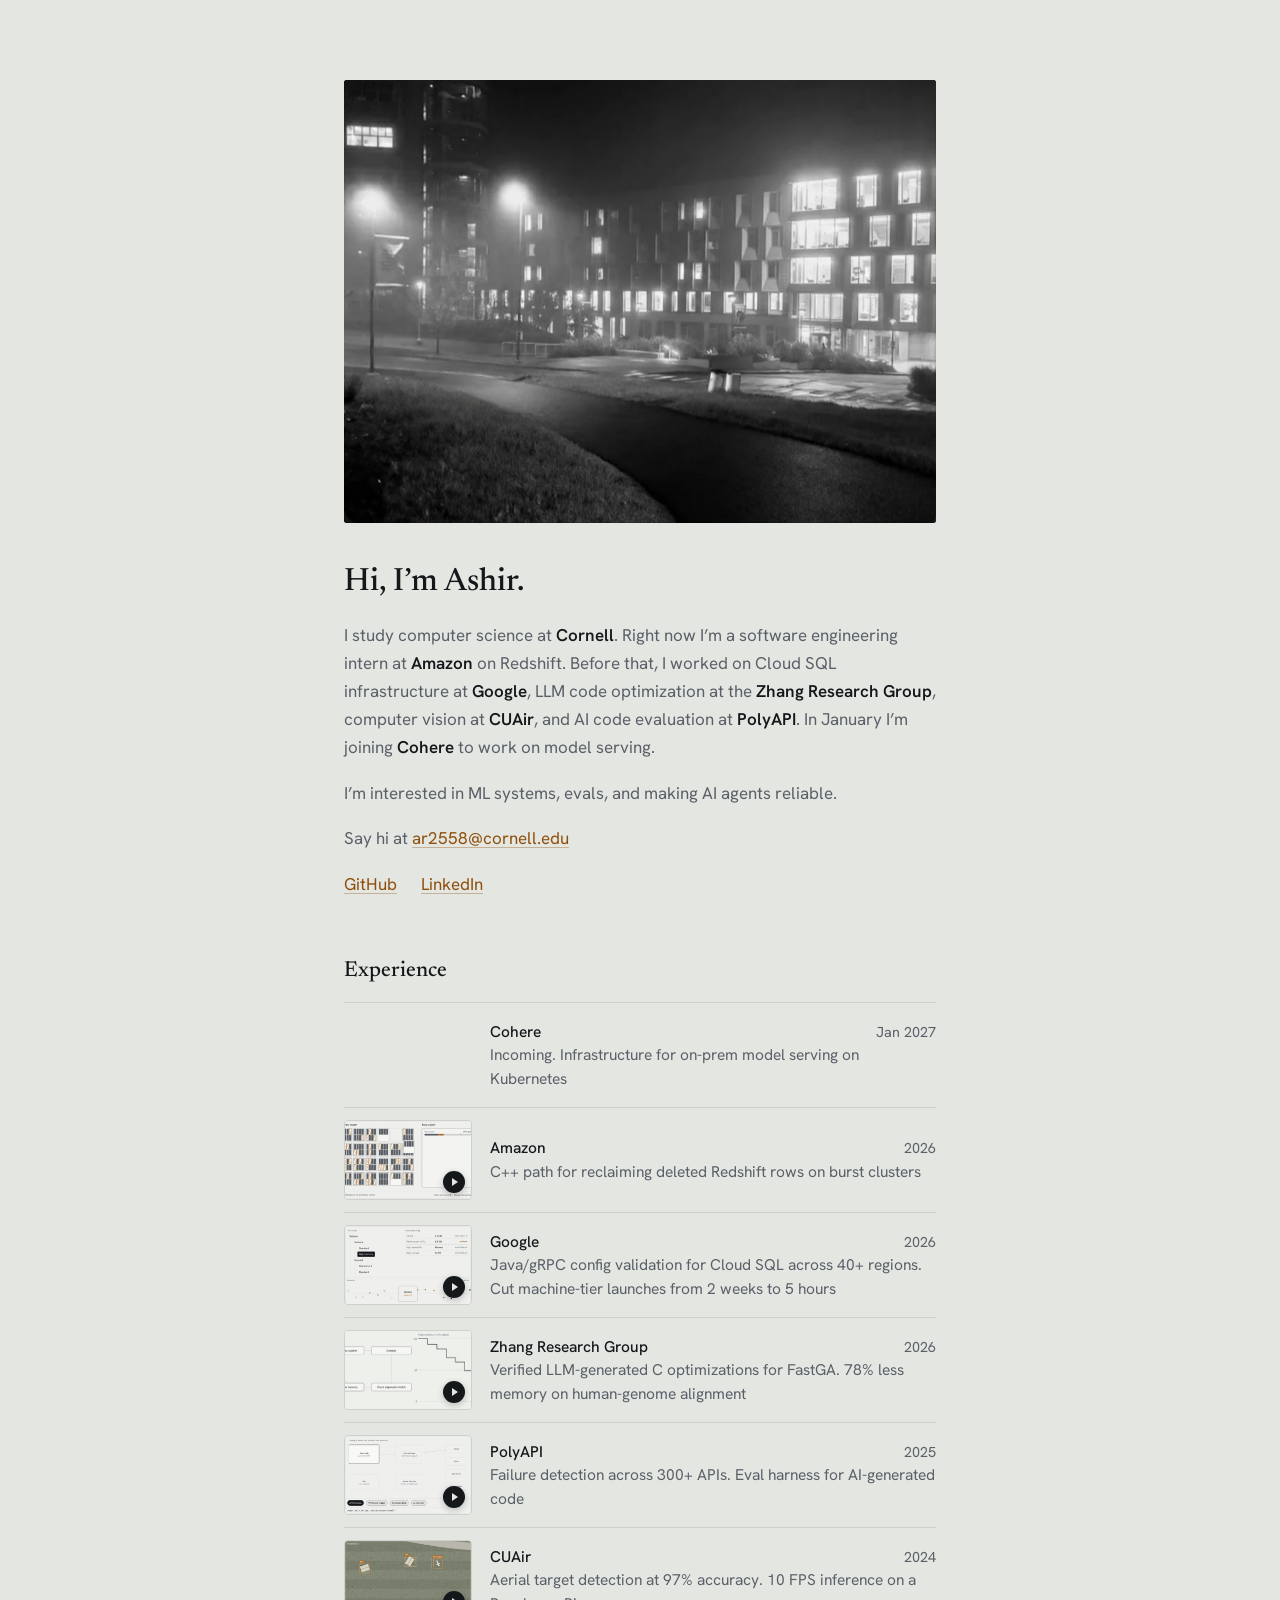
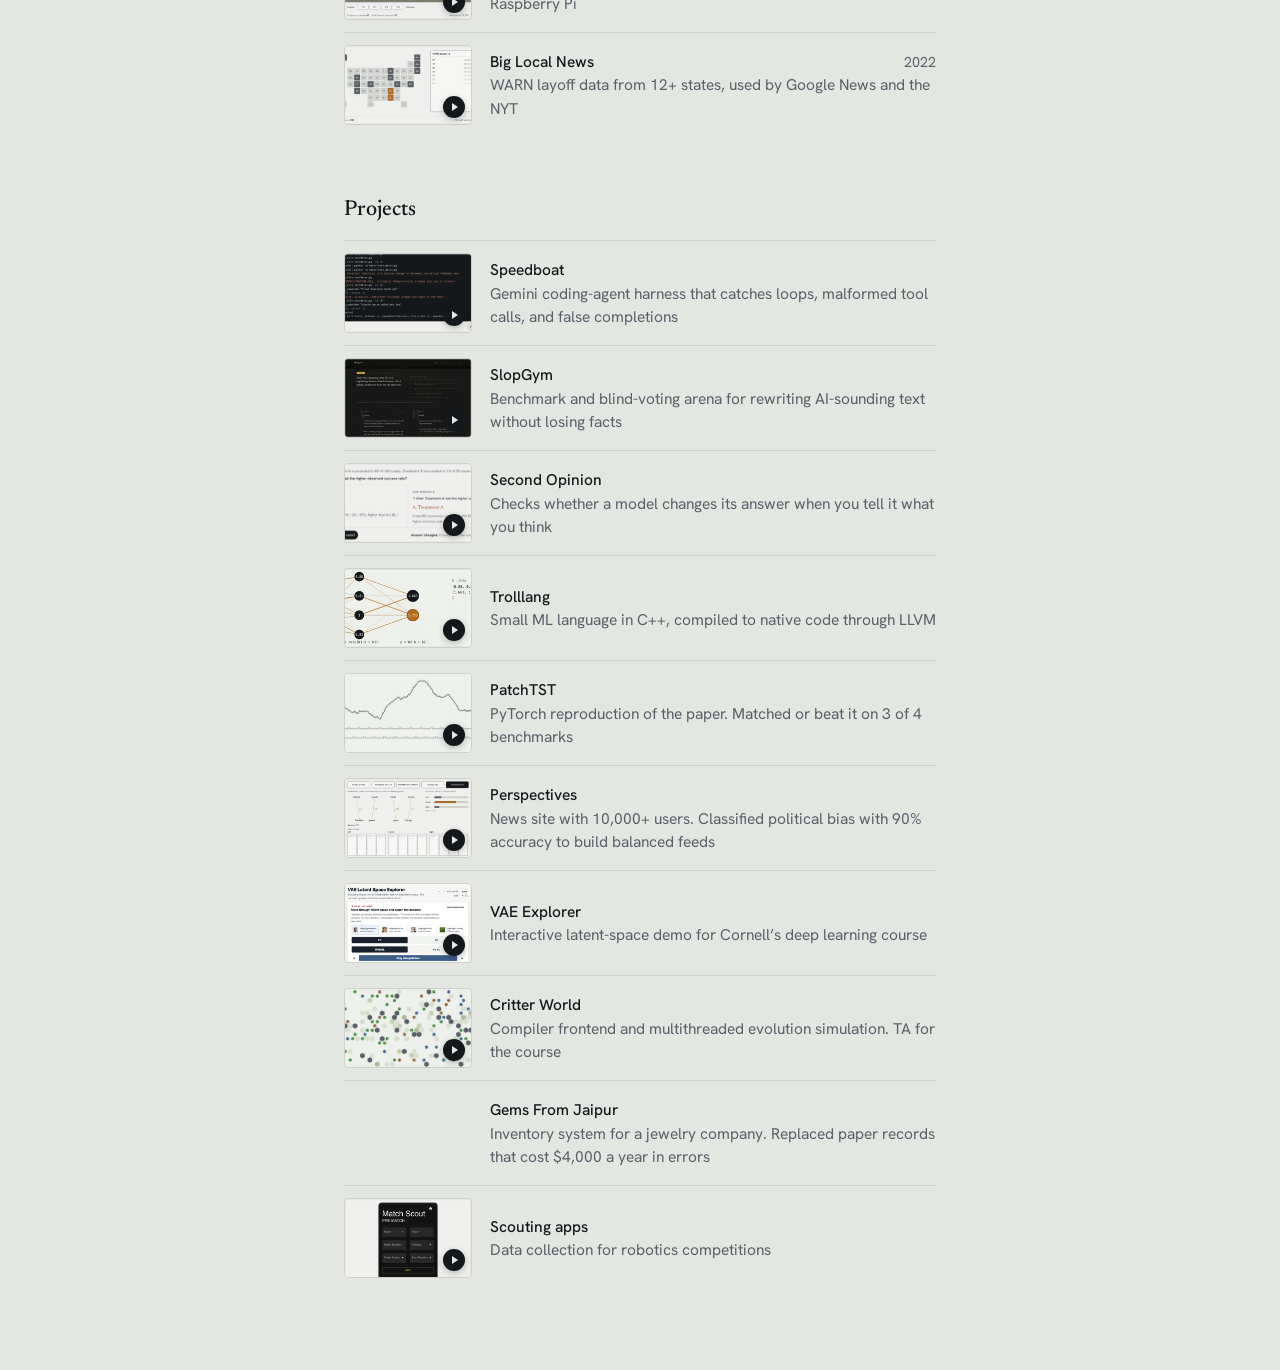
<file: index.html>
<!DOCTYPE html>
<html lang="en">

<head>
  <meta charset="UTF-8">
  <meta name="viewport" content="width=device-width, initial-scale=1.0">
  <title>Ashir Rao</title>
  <meta name="description" content="Ashir Rao, CS at Cornell. Previously Google Cloud SQL, now Amazon Redshift.">
  <link rel="icon"
    href="data:image/svg+xml,<svg xmlns='http://www.w3.org/2000/svg' viewBox='0 0 100 100'><rect width='100' height='100' rx='18' fill='%2315181B'/><text x='50' y='70' font-size='62' text-anchor='middle' fill='%23E4E6E2' font-family='Georgia,serif'>a</text></svg>">
  <link rel="preconnect" href="https://fonts.googleapis.com">
  <link rel="preconnect" href="https://fonts.gstatic.com" crossorigin>
  <link
    href="https://fonts.googleapis.com/css2?family=Hanken+Grotesk:wght@400;500;600&family=Newsreader:opsz,wght@6..72,400..500&display=swap"
    rel="stylesheet">
  <link rel="stylesheet" href="styles.css">
</head>

<body>
  <main class="page">

    <figure class="photo">
      <img src="im-1.png" width="824" height="616" alt="Cornell campus at night in fog.">
    </figure>

    <h1>Hi, I&rsquo;m Ashir.</h1>

    <p>
      I study computer science at <strong>Cornell</strong>. Right now I&rsquo;m a software engineering
      intern at <strong>Amazon</strong> on Redshift. Before that, I worked on Cloud SQL infrastructure at
      <strong>Google</strong>, LLM code optimization at the <strong>Zhang Research Group</strong>,
      computer vision at <strong>CUAir</strong>, and AI code evaluation at <strong>PolyAPI</strong>.
      In January I&rsquo;m joining <strong>Cohere</strong> to work on model serving.
    </p>

    <p>
      I&rsquo;m interested in ML systems, evals, and making AI agents reliable.
    </p>

    <p>
      Say hi at <a href="mailto:ar2558@cornell.edu">ar2558@cornell.edu</a>
    </p>

    <p class="links">
      <a href="https://github.com/Ash1R" target="_blank" rel="noopener">GitHub</a>
      <a href="https://www.linkedin.com/in/ashir-rao-82a66a225/" target="_blank" rel="noopener">LinkedIn</a>
    </p>

    <section aria-labelledby="exp-h">
      <h2 id="exp-h">Experience</h2>
      <ul class="rows">
        <li>
          <div class="row">
            <span class="row-thumb row-thumb-empty"></span>
            <span class="row-main">
              <span class="row-top"><span class="row-name">Cohere</span><span class="row-date">Jan 2027</span></span>
              <span class="row-desc">Incoming. Infrastructure for on-prem model serving on Kubernetes</span>
            </span>
          </div>
        </li>
        <li>
          <button class="row" data-demo="amazon">
            <span class="row-thumb"><img src="assets/thumbs/amazon.jpg" alt="" loading="lazy"></span>
            <span class="row-main">
              <span class="row-top"><span class="row-name">Amazon</span><span class="row-date">2026</span></span>
              <span class="row-desc">C++ path for reclaiming deleted Redshift rows on burst clusters</span>
            </span>
          </button>
        </li>
        <li>
          <button class="row" data-demo="google">
            <span class="row-thumb"><img src="assets/thumbs/google.jpg" alt="" loading="lazy"></span>
            <span class="row-main">
              <span class="row-top"><span class="row-name">Google</span><span class="row-date">2026</span></span>
              <span class="row-desc">Java/gRPC config validation for Cloud SQL across 40+ regions. Cut machine-tier
                launches from 2 weeks to 5 hours</span>
            </span>
          </button>
        </li>
        <li>
          <button class="row" data-demo="zhang">
            <span class="row-thumb"><img src="assets/thumbs/zhang.jpg" alt="" loading="lazy"></span>
            <span class="row-main">
              <span class="row-top"><span class="row-name">Zhang Research Group</span><span
                  class="row-date">2026</span></span>
              <span class="row-desc">Verified LLM-generated C optimizations for FastGA. 78% less memory on
                human-genome alignment</span>
            </span>
          </button>
        </li>
        <li>
          <button class="row" data-demo="polyapi">
            <span class="row-thumb"><img src="assets/thumbs/polyapi.jpg" alt="" loading="lazy"></span>
            <span class="row-main">
              <span class="row-top"><span class="row-name">PolyAPI</span><span class="row-date">2025</span></span>
              <span class="row-desc">Failure detection across 300+ APIs. Eval harness for AI-generated code</span>
            </span>
          </button>
        </li>
        <li>
          <button class="row" data-demo="cuair">
            <span class="row-thumb"><img src="assets/thumbs/cuair.jpg" alt="" loading="lazy"></span>
            <span class="row-main">
              <span class="row-top"><span class="row-name">CUAir</span><span class="row-date">2024</span></span>
              <span class="row-desc">Aerial target detection at 97% accuracy. 10 FPS inference on a Raspberry Pi</span>
            </span>
          </button>
        </li>
        <li>
          <button class="row" data-demo="bln">
            <span class="row-thumb"><img src="assets/thumbs/bln.jpg" alt="" loading="lazy"></span>
            <span class="row-main">
              <span class="row-top"><span class="row-name">Big Local News</span><span class="row-date">2022</span></span>
              <span class="row-desc">WARN layoff data from 12+ states, used by Google News and the NYT</span>
            </span>
          </button>
        </li>
      </ul>
    </section>

    <section aria-labelledby="proj-h">
      <h2 id="proj-h">Projects</h2>
      <ul class="rows">
        <li>
          <button class="row" data-demo="speedboat">
            <span class="row-thumb"><img src="assets/thumbs/speedboat.jpg" alt="" loading="lazy"></span>
            <span class="row-main">
              <span class="row-top"><span class="row-name">Speedboat</span></span>
              <span class="row-desc">Gemini coding-agent harness that catches loops, malformed tool calls, and false
                completions</span>
            </span>
          </button>
        </li>
        <li>
          <button class="row" data-demo="slopgym">
            <span class="row-thumb"><img src="assets/thumbs/slopgym.jpg" alt="" loading="lazy"></span>
            <span class="row-main">
              <span class="row-top"><span class="row-name">SlopGym</span></span>
              <span class="row-desc">Benchmark and blind-voting arena for rewriting AI-sounding text without losing
                facts</span>
            </span>
          </button>
        </li>
        <li>
          <button class="row" data-demo="secondopinion">
            <span class="row-thumb"><img src="assets/thumbs/secondopinion.jpg" alt="" loading="lazy"></span>
            <span class="row-main">
              <span class="row-top"><span class="row-name">Second Opinion</span></span>
              <span class="row-desc">Checks whether a model changes its answer when you tell it what you think</span>
            </span>
          </button>
        </li>
        <li>
          <button class="row" data-demo="trolllang">
            <span class="row-thumb"><img src="assets/thumbs/trolllang.jpg" alt="" loading="lazy"></span>
            <span class="row-main">
              <span class="row-top"><span class="row-name">Trolllang</span></span>
              <span class="row-desc">Small ML language in C++, compiled to native code through LLVM</span>
            </span>
          </button>
        </li>
        <li>
          <button class="row" data-demo="patchtst">
            <span class="row-thumb"><img src="assets/thumbs/patchtst.jpg" alt="" loading="lazy"></span>
            <span class="row-main">
              <span class="row-top"><span class="row-name">PatchTST</span></span>
              <span class="row-desc">PyTorch reproduction of the paper. Matched or beat it on 3 of 4 benchmarks</span>
            </span>
          </button>
        </li>
        <li>
          <button class="row" data-demo="perspectives">
            <span class="row-thumb"><img src="assets/thumbs/perspectives.jpg" alt="" loading="lazy"></span>
            <span class="row-main">
              <span class="row-top"><span class="row-name">Perspectives</span></span>
              <span class="row-desc">News site with 10,000+ users. Classified political bias with 90% accuracy to
                build balanced feeds</span>
            </span>
          </button>
        </li>
        <li>
          <button class="row" data-demo="vae">
            <span class="row-thumb"><img src="assets/thumbs/vae.jpg" alt="" loading="lazy"></span>
            <span class="row-main">
              <span class="row-top"><span class="row-name">VAE Explorer</span></span>
              <span class="row-desc">Interactive latent-space demo for Cornell&rsquo;s deep learning course</span>
            </span>
          </button>
        </li>
        <li>
          <button class="row" data-demo="critter">
            <span class="row-thumb"><img src="assets/thumbs/critter.jpg" alt="" loading="lazy"></span>
            <span class="row-main">
              <span class="row-top"><span class="row-name">Critter World</span></span>
              <span class="row-desc">Compiler frontend and multithreaded evolution simulation. TA for the course</span>
            </span>
          </button>
        </li>
        <li>
          <div class="row">
            <span class="row-thumb row-thumb-empty"></span>
            <span class="row-main">
              <span class="row-top"><span class="row-name">Gems From Jaipur</span></span>
              <span class="row-desc">Inventory system for a jewelry company. Replaced paper records that cost $4,000 a
                year in errors</span>
            </span>
          </div>
        </li>
        <li>
          <button class="row" data-demo="scouting">
            <span class="row-thumb"><img src="assets/thumbs/scouting.jpg" alt="" loading="lazy"></span>
            <span class="row-main">
              <span class="row-top"><span class="row-name">Scouting apps</span></span>
              <span class="row-desc">Data collection for robotics competitions</span>
            </span>
          </button>
        </li>
      </ul>
    </section>

  </main>

  <dialog id="demo" class="demo" aria-labelledby="demo-title">
    <div class="demo-head">
      <div>
        <h2 id="demo-title"></h2>
        <p class="demo-sub"></p>
      </div>
      <button class="demo-close" aria-label="Close">&times;</button>
    </div>
    <div class="demo-stage"></div>
    <p class="demo-sim">Simulation</p>
    <p class="demo-desc"></p>
    <p class="demo-links"></p>
  </dialog>

  <script src="demos.js"></script>
</body>

</html>
</file>
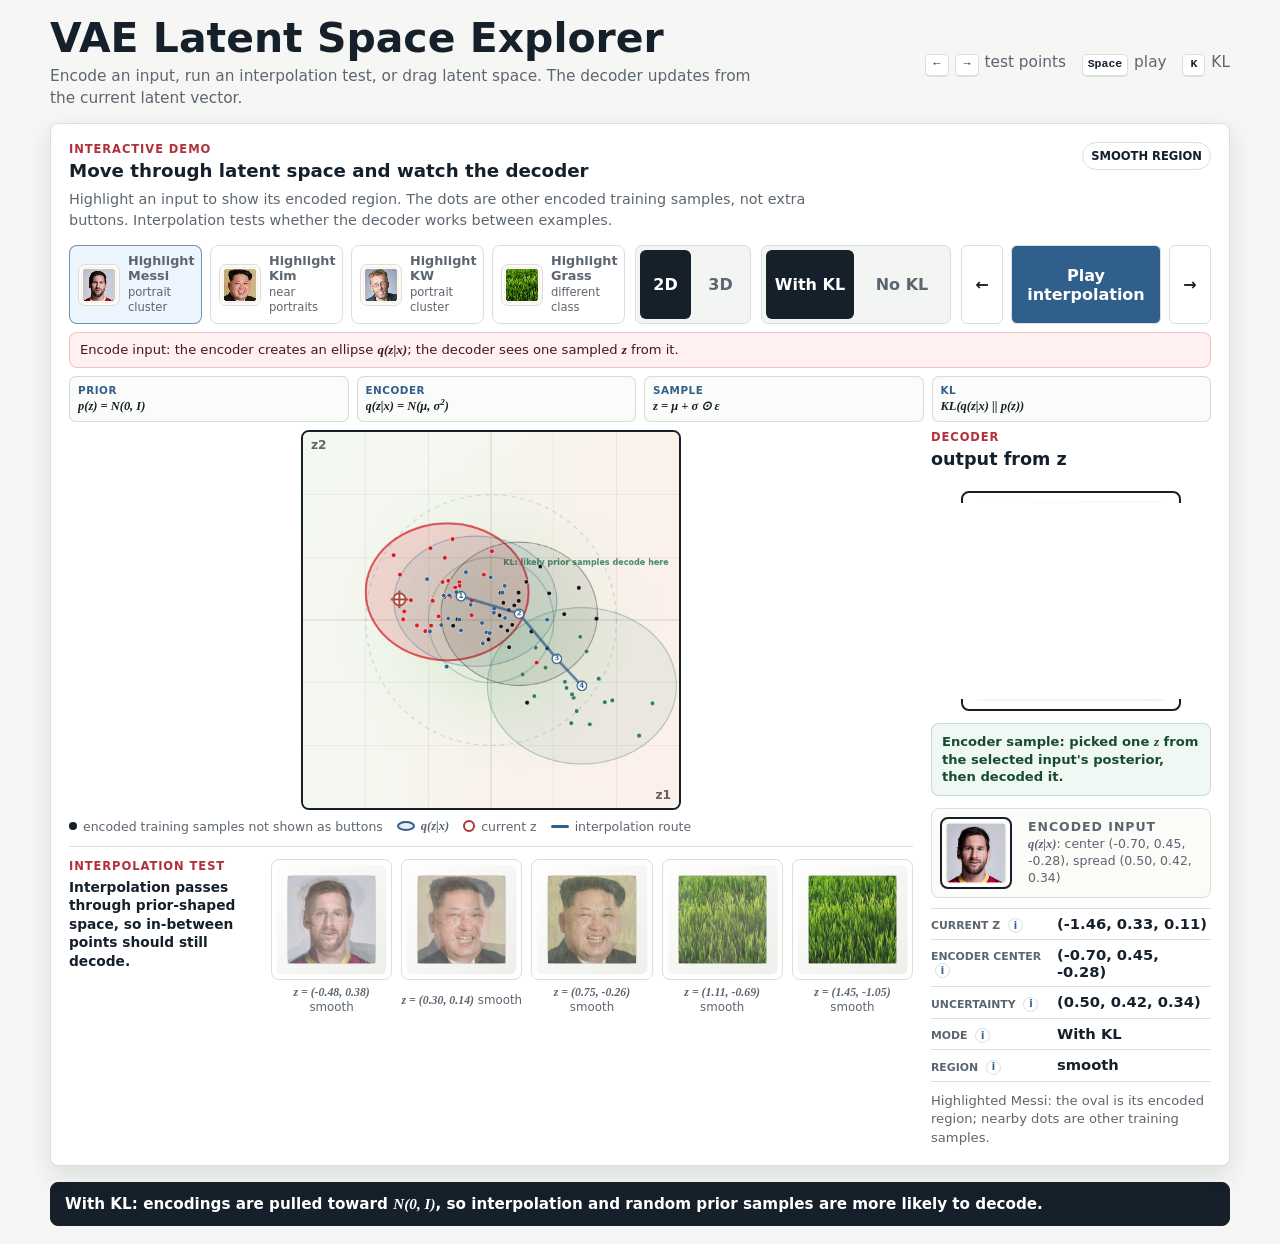
<file: demos/vae/index.html>
<!DOCTYPE html>
<html lang="en">
<head>
  <meta charset="UTF-8">
  <meta name="viewport" content="width=device-width, initial-scale=1.0">
  <title>VAE Latent Space Explorer</title>
  <link rel="stylesheet" href="style.css">
</head>
<body>
  <main class="app-shell">
    <header class="hero">
      <div>
        <h1>VAE Latent Space Explorer</h1>
        <p>Encode an input, run an interpolation test, or drag latent space. The decoder updates from the current latent vector.</p>
      </div>
      <p class="keyboard-hint"><kbd>←</kbd> <kbd>→</kbd> test points &nbsp; <kbd>Space</kbd> play &nbsp; <kbd>K</kbd> KL</p>
    </header>

    <section class="demo-flow" aria-label="Interactive VAE latent space demo">
      <section class="panel explore-panel">
        <div class="demo-head">
          <div>
            <p class="panel-label">Interactive demo</p>
            <h2>Move through latent space and watch the decoder</h2>
            <p class="section-note">Highlight an input to show its encoded region. The dots are other encoded training samples, not extra buttons. Interpolation tests whether the decoder works between examples.</p>
          </div>
          <span id="regionBadge" class="region-badge">smooth region</span>
        </div>

        <div class="experiment-controls">
          <div id="inputChoiceList" class="input-choice-list" aria-label="Input examples"></div>

          <div class="segmented-control compact-control" role="group" aria-label="Choose latent view dimension">
            <button id="view2dButton" class="mode-button active" type="button" aria-pressed="true">2D</button>
            <button id="view3dButton" class="mode-button" type="button" aria-pressed="false">3D</button>
          </div>

          <div class="segmented-control" role="group" aria-label="Choose latent space mode">
            <button id="withKlButton" class="mode-button active" type="button" aria-pressed="true">With KL</button>
            <button id="withoutKlButton" class="mode-button" type="button" aria-pressed="false">No KL</button>
          </div>

          <div class="path-controls" aria-label="Interpolation test">
            <button id="prevButton" class="icon-button" type="button" aria-label="Previous interpolation point">←</button>
            <button id="playButton" class="play-button" type="button">Play interpolation</button>
            <button id="nextButton" class="icon-button" type="button" aria-label="Next interpolation point">→</button>
          </div>
        </div>

        <p id="stepNote" class="try-hint">Interpolation is the test: move between known examples. With KL, the middle should still decode; without KL, the middle can become an unused gap.</p>

        <div class="equation-strip" aria-label="VAE equations">
          <span><strong>Prior</strong> <span class="math">p(z) = N(0, I)</span></span>
          <span><strong>Encoder</strong> <span class="math">q(z|x) = N(&mu;, &sigma;<sup>2</sup>)</span></span>
          <span><strong>Sample</strong> <span class="math">z = &mu; + &sigma; &odot; &epsilon;</span></span>
          <span><strong>KL</strong> <span class="math">KL(q(z|x) || p(z))</span></span>
        </div>

        <div class="explore-layout">
          <div class="latent-panel">
            <div class="panel-heading compact-heading">
              <div>
                <p class="panel-label">Latent view</p>
                <h3 id="latentViewTitle">z1 by z2</h3>
                <p id="latentViewHint" class="interaction-hint">Drag anywhere on the map. The decoder preview changes as <span class="math">z</span> moves.</p>
              </div>
            </div>
            <div class="canvas-wrap">
              <canvas id="latentCanvas" width="560" height="560" aria-label="2D latent space map"></canvas>
              <canvas id="latentCanvas3d" width="560" height="560" aria-hidden="true"></canvas>
              <div class="axis-label x-axis">z1</div>
              <div class="axis-label y-axis">z2</div>
              <div class="axis-label z-axis">z3</div>
            </div>
            <div class="map-note" aria-label="Legend">
              <span><span class="legend-dot"></span>encoded training samples not shown as buttons</span>
              <span><span class="legend-posterior"></span><span class="math">q(z|x)</span></span>
              <span><span class="legend-cursor"></span>current z</span>
              <span><span class="legend-path"></span>interpolation route</span>
            </div>
            <div class="path-strip" aria-label="Decoded samples along the interpolation route">
              <div>
                <p class="panel-label">Interpolation test</p>
                <p id="observationText" class="observation-text">These fixed points show whether the space between examples decodes smoothly or breaks.</p>
              </div>
              <div id="sampleStrip" class="sample-strip"></div>
            </div>
          </div>

          <aside class="preview-panel">
            <div class="panel-heading compact-heading">
              <div>
                <p class="panel-label">Decoder</p>
                <h3>output from z</h3>
              </div>
            </div>

            <div class="example-flow" aria-label="Selected input image and decoded output">
              <div class="sample-block">
                <canvas id="previewCanvas" width="260" height="260" aria-label="Decoded sample preview"></canvas>
                <div id="previewImageStack" class="preview-image-stack" aria-hidden="true"></div>
              </div>
              <p id="decodeStatus" class="decode-status">Sampled <span class="math">z</span>: the decoder receives one draw from <span class="math">q(z|x)</span>.</p>
              <div class="input-strip">
                <canvas id="inputCanvas" width="180" height="180" aria-label="Selected input image"></canvas>
                <div>
                  <p class="sample-label">encoded input</p>
                  <p id="selectedInputValue">encoded to current z</p>
                </div>
              </div>
            </div>

            <dl class="stats">
              <div>
                <dt>Current z <span class="stat-info" data-tip="The latent point currently being sent into the decoder. Dragging the map changes this." aria-label="The latent point currently being sent into the decoder. Dragging the map changes this.">i</span></dt>
                <dd id="zValue">(0.00, 0.00)</dd>
              </div>
              <div>
                <dt>Encoder center <span class="stat-info" data-tip="The center of the selected input's encoded distribution. Highlighting a different input moves this." aria-label="The center of the selected input's encoded distribution. Highlighting a different input moves this.">i</span></dt>
                <dd id="muValue">(0.00, 0.00)</dd>
              </div>
              <div>
                <dt>Uncertainty <span class="stat-info" data-tip="How spread out the selected input's encoded distribution is. Larger values mean a wider oval." aria-label="How spread out the selected input's encoded distribution is. Larger values mean a wider oval.">i</span></dt>
                <dd id="sigmaValue">(0.00, 0.00)</dd>
              </div>
              <div>
                <dt>Mode <span class="stat-info" data-tip="With KL pulls encodings toward a normal prior. No KL lets them become isolated islands." aria-label="With KL pulls encodings toward a normal prior. No KL lets them become isolated islands.">i</span></dt>
                <dd id="modeValue">With KL</dd>
              </div>
              <div>
                <dt>Region <span class="stat-info" data-tip="What kind of latent area the current point is in: smooth, island, transition, or gap." aria-label="What kind of latent area the current point is in: smooth, island, transition, or gap.">i</span></dt>
                <dd id="regionValue">smooth</dd>
              </div>
            </dl>

            <p id="pinnedText" class="pinned-text">Click the map to pin a latent vector.</p>
          </aside>
        </div>
      </section>
    </section>

    <footer class="takeaway-bar">
      <p id="takeawayText">With KL: the model learns posterior distributions near a normal prior, making prior samples more likely to decode cleanly.</p>
    </footer>
  </main>

  <script src="vendor/three-global.js"></script>
  <script src="script.js"></script>
</body>
</html>
</file>
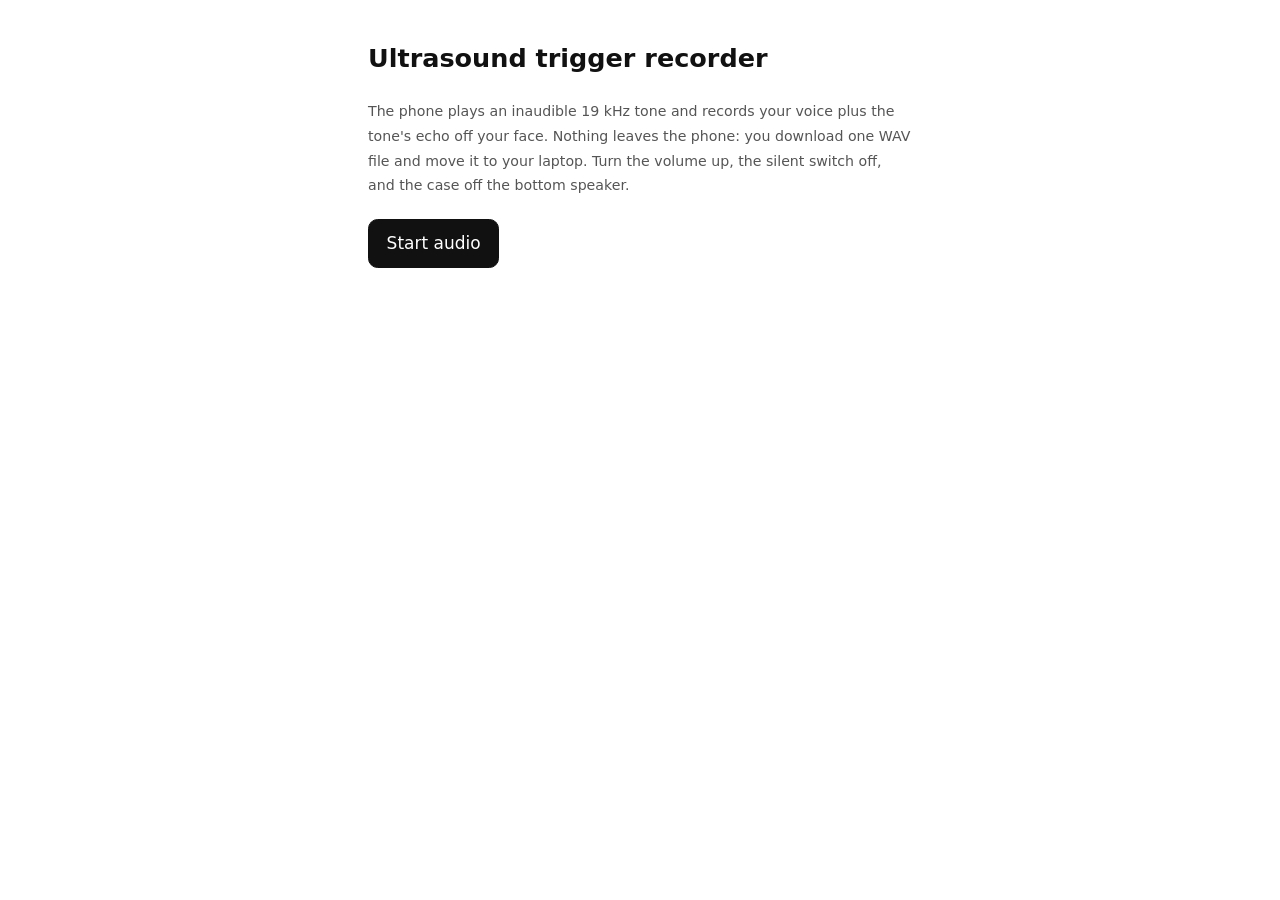
<file: demos/trigger/record.html>
<!doctype html>
<html lang="en">
<head>
<meta charset="utf-8">
<meta name="viewport" content="width=device-width, initial-scale=1">
<title>Ultrasound trigger recorder</title>
<style>
  body { font: 17px/1.45 -apple-system, system-ui, sans-serif; max-width: 34rem; margin: 0 auto; padding: 1.2rem; color: #111; }
  button { font: inherit; padding: .7rem 1.1rem; margin: .3rem .3rem .3rem 0; border-radius: .6rem; border: 1px solid #888; background: #f4f4f4; }
  button.go { background: #111; color: #fff; border-color: #111; }
  button:disabled { opacity: .4; }
  .box { border: 1px solid #ddd; border-radius: .7rem; padding: .9rem 1rem; margin: 1rem 0; }
  .bad { color: #b00020; } .ok { color: #0a7a2f; }
  #scene { font-size: 1.15rem; } #count { font-size: 2.4rem; font-variant-numeric: tabular-nums; }
  small { color: #555; }
</style>
</head>
<body>
<h2>Ultrasound trigger recorder</h2>
<p><small>The phone plays an inaudible 19 kHz tone and records your voice plus the tone's echo off your face. Nothing leaves the phone: you download one WAV file and move it to your laptop. Turn the volume up, the silent switch off, and the case off the bottom speaker.</small></p>

<button class="go" id="start">Start audio</button>
<div class="box" id="check" hidden></div>

<div id="modes" hidden>
  <button id="guided">Guided scenes (2 rounds × 7)</button>
  <button id="free">Free session</button>
  <label><input id="mins" type="number" value="10" min="1" max="20" style="width:3.5rem"> min</label>
</div>

<div class="box" id="run" hidden>
  <div id="scene"></div>
  <p id="instr"></p>
  <div id="count"></div>
  <button class="go" id="go">Start scene</button>
  <button id="redo" disabled>Redo last</button>
  <button id="stop" hidden>Stop &amp; save</button>
</div>
<p id="status"></p>

<script>
const F0 = 19000, SECONDS = 30, ROUNDS = 2;
const SCENES = [  // [name, addressed to assistant?, instruction] — names match record.py
  ["directed_facing", 1, "Phone on the table in front of you (or in your hand), ~40 cm away, bottom edge toward you. Ask it questions / give it commands. Pause between requests."],
  ["directed_offaxis", 1, "Same, but rotate the phone so its bottom edge points ~90° away from you (or lay it beside you). The 'pointed the wrong way' case."],
  ["phone_call_near", 0, "Talk to someone (or on a call on another device) right next to this phone. Do NOT address the phone."],
  ["far_talk", 0, "Walk ~3 m away and talk (to anyone) from across the room."],
  ["video", 0, "Sit by the phone silently but naturally; play a talking video / podcast on your laptop ~1.5 m from the phone."],
  ["noise", 0, "Make everyday noise without talking: type, move things, music, dishes, walk around."],
  ["silent_working", 0, "Sit with the phone in front of you and work silently on your laptop."],
];
const $ = id => document.getElementById(id);
let ctx, fs, track, chunks = [], captured = 0, capturing = false, ring, head = 0, filled = 0, still = null, segs = [], mode;

const worklet = `registerProcessor("rec", class extends AudioWorkletProcessor {
  process(inputs) { const x = inputs[0][0]; if (x) this.port.postMessage(x.slice(0)); return true; }
});`;

// insist on raw audio first (Chrome on Android ignores plain false), and fall back to asking if the browser refuses
const RAW = { channelCount: 1, sampleRate: 48000, voiceIsolation: false };
const rawMic = () => navigator.mediaDevices.getUserMedia({ audio: { ...RAW,
    echoCancellation: { exact: false }, noiseSuppression: { exact: false }, autoGainControl: { exact: false } } })
  .catch(() => navigator.mediaDevices.getUserMedia({ audio: { ...RAW, echoCancellation: false, noiseSuppression: false, autoGainControl: false } }));

$("start").onclick = async () => {
  $("start").disabled = true;
  try {
    if (navigator.audioSession) navigator.audioSession.type = "play-and-record";
    ctx = new AudioContext({ sampleRate: 48000 });  // created inside the tap: iOS only allows audio started by a gesture
    const stream = await rawMic();
    track = stream.getAudioTracks()[0];
    let src;
    try { src = ctx.createMediaStreamSource(stream); }
    catch { ctx.close(); ctx = new AudioContext(); src = ctx.createMediaStreamSource(stream); }  // Firefox: mic rate must match
    fs = ctx.sampleRate;
    ring = new Float32Array(Math.round(fs / 2));
    await ctx.audioWorklet.addModule(URL.createObjectURL(new Blob([worklet], { type: "application/javascript" })));
    const rec = new AudioWorkletNode(ctx, "rec"), sink = ctx.createGain();
    sink.gain.value = 0;
    src.connect(rec).connect(sink).connect(ctx.destination);
    rec.port.onmessage = e => onAudio(e.data);
    const osc = ctx.createOscillator(), g = ctx.createGain();
    osc.frequency.value = F0; g.gain.value = 0.3;
    osc.connect(g).connect(ctx.destination); osc.start();
    await ctx.resume();
    navigator.wakeLock?.request("screen").catch(() => {});
    setInterval(selfCheck, 700);
    $("check").hidden = $("modes").hidden = false;
  } catch (err) {
    $("status").innerHTML = `<span class="bad">Could not start audio: ${err.message}</span>`;
    $("start").disabled = false;
  }
};

function onAudio(x) {
  for (let i = 0; i < x.length; i++) ring[(head + i) % ring.length] = x[i];
  head = (head + x.length) % ring.length; filled = Math.min(ring.length, filled + x.length);
  if (!capturing) return;
  const q = new Int16Array(x.length);
  for (let i = 0; i < x.length; i++) q[i] = Math.max(-32768, Math.min(32767, Math.round(x[i] * 32767)));
  chunks.push(q);
  captured += x.length;
}

function power(x, f) {  // Hann-windowed Goertzel
  const w = 2 * Math.cos(2 * Math.PI * f / fs);
  let s1 = 0, s2 = 0;
  for (let i = 0; i < x.length; i++) {
    const s = x[i] * (0.5 - 0.5 * Math.cos(2 * Math.PI * i / x.length)) + w * s1 - s2;
    s2 = s1; s1 = s;
  }
  return s1 * s1 + s2 * s2 - w * s1 * s2;
}

function selfCheck() {
  if (filled < ring.length) return;
  const recent = new Float32Array(ring.length);
  recent.set(ring.subarray(head)); recent.set(ring.subarray(0, head), ring.length - head);
  const c = power(recent, F0), n = [-400, -250, 250, 400].reduce((a, d) => a + power(recent, F0 + d), 0) / 4;
  const snr = 10 * Math.log10(c / (n + 1e-20)), lvl = 10 * Math.log10(c / (recent.length ** 2 / 16) + 1e-20);
  const s = track.getSettings(), proc = ["echoCancellation", "noiseSuppression", "autoGainControl"].filter(k => s[k]);
  const ok = snr > 25 && fs >= 44100 && !proc.length;
  let side = 0, nb = 0;  // Doppler sidebands 15-80 Hz either side of the carrier = motion in front of the phone
  for (let d = 15; d <= 80; d += 5) { side += power(recent, F0 + d) + power(recent, F0 - d); nb += 2; }
  const motion = 10 * Math.log10(Math.max(side - nb * n, 1e-3 * nb * n) / c);  // minus broadband (typing, clicks) floor
  let meter = "— (no 19 kHz carrier)";
  if (snr > 25) {
    still = still === null ? motion : Math.min(still + 0.3, motion);  // slowly-rising floor = "nothing moving"
    const bar = Math.max(0, Math.min(30, Math.round(motion - still)));
    meter = `<span style="font-family:monospace">${"█".repeat(bar)}${"·".repeat(30 - bar)}</span> +${(motion - still).toFixed(0)} dB`;
  }
  $("check").innerHTML = `<b class="${ok ? "ok" : "bad"}">${ok ? "Ultrasound OK" : "Ultrasound problem"}</b><br>
    19 kHz echo ${snr.toFixed(0)} dB above nearby noise (want &gt; 25), level ${lvl.toFixed(0)} dBFS, ${fs} Hz<br>
    motion ${meter}
    <br><small>Hold still, then wave a hand 10–20 cm above the bottom edge: the bar should jump 10+ dB. Covering the bottom edge should drop the level.</small>` +
    (proc.length ? `<br><span class="bad">Browser is still applying: ${proc.join(", ")}</span>` : "") +
    (snr <= 25 ? `<br><small>Raise the volume, uncover the bottom speaker/mic; if it stays low this phone/browser filters ultrasound.</small>` : "");
}

const beep = () => {
  const o = ctx.createOscillator(), g = ctx.createGain();
  o.frequency.value = 880; g.gain.value = 0.15;
  o.connect(g).connect(ctx.destination); o.start(); o.stop(ctx.currentTime + 0.15);
};
const sleep = ms => new Promise(r => setTimeout(r, ms));

function resetCapture(m) {
  mode = m; chunks = []; captured = 0; segs = [];
  $("modes").hidden = true; $("run").hidden = false;
}

let idx = 0;  // position in the guided schedule
const schedule = [...Array(ROUNDS)].flatMap((_, k) => SCENES.map(s => [k + 1, ...s]));
function showScene() {
  const [round, name, , instr] = schedule[idx];
  $("scene").innerHTML = `<b>${idx + 1}/${schedule.length}</b> · round ${round} · <b>${name}</b>`;
  $("instr").textContent = instr;
  $("count").textContent = "";
}

$("guided").onclick = () => { resetCapture("guided"); idx = 0; showScene(); };

$("go").onclick = async () => {
  if (mode === "free") return runFree();
  const [round, name, directed] = schedule[idx];
  $("go").disabled = $("redo").disabled = true;
  for (let t = 2; t > 0; t--) { $("count").textContent = `starting in ${t}…`; await sleep(1000); }
  const start = captured;
  capturing = true;
  for (let t = SECONDS; t > 0; t--) { $("count").textContent = `${t} s`; await sleep(1000); }
  capturing = false;
  segs.push({ name, round, directed, start, end: captured });
  beep();
  idx++;
  $("go").disabled = false; $("redo").disabled = false;
  if (idx < schedule.length) showScene();
  else { save(); $("go").disabled = $("redo").disabled = true; $("count").textContent = "done ✓"; }
};

$("redo").onclick = () => {
  const s = segs.pop();
  let drop = s.end - s.start;
  while (drop > 0) { const c = chunks.pop(); drop -= c.length; }  // segment boundaries fall on chunk boundaries
  captured = s.start; idx--; showScene();
  $("redo").disabled = !segs.length;
};

$("free").onclick = () => {
  resetCapture("free");
  $("scene").innerHTML = "<b>Free session</b> (unlabeled)";
  $("instr").textContent = "Keep the phone near you and live normally: talk to it, to people, on calls; play videos; make noise. Variety helps.";
  $("redo").hidden = true;
};

async function runFree() {
  const secs = 60 * +$("mins").value;
  $("go").hidden = true; $("stop").hidden = false;
  capturing = true;
  for (let t = secs; t > 0 && capturing; t--) { $("count").textContent = `${Math.floor(t / 60)}:${String(t % 60).padStart(2, "0")}`; await sleep(1000); }
  if (capturing) finishFree();
}
const finishFree = () => { capturing = false; $("stop").hidden = true; $("count").textContent = "done ✓"; save(); };
$("stop").onclick = finishFree;

function save() {  // 16-bit mono WAV with the scene timeline in a custom "lbls" chunk
  const meta = new TextEncoder().encode(JSON.stringify({ mode, fs, f0: F0, ua: navigator.userAgent, segs }));
  const ml = meta.length + (meta.length & 1), dl = captured * 2;
  const h = new DataView(new ArrayBuffer(44 + 8 + ml)), str = (o, s) => [...s].forEach((c, i) => h.setUint8(o + i, c.charCodeAt(0)));
  str(0, "RIFF"); h.setUint32(4, 4 + 24 + 8 + ml + 8 + dl, true); str(8, "WAVE");
  str(12, "fmt "); h.setUint32(16, 16, true); h.setUint16(20, 1, true); h.setUint16(22, 1, true);
  h.setUint32(24, fs, true); h.setUint32(28, fs * 2, true); h.setUint16(32, 2, true); h.setUint16(34, 16, true);
  str(36, "lbls"); h.setUint32(40, meta.length, true); new Uint8Array(h.buffer, 44, meta.length).set(meta);
  str(44 + ml, "data"); h.setUint32(48 + ml, dl, true);
  const url = URL.createObjectURL(new Blob([h.buffer, ...chunks], { type: "audio/wav" }));
  const a = Object.assign(document.createElement("a"), { href: url, download: `trigger_${mode}_${Date.now()}.wav` });
  document.body.append(a); a.click();
  $("status").innerHTML = `Saved ${(captured / fs / 60).toFixed(1)} min. If nothing downloaded, <a href="${url}" download="${a.download}">tap here</a>. Then AirDrop / send it to your laptop.`;
}
</script>
</body>
</html>
</file>
<file: styles.css>
*, *::before, *::after {
  margin: 0;
  padding: 0;
  box-sizing: border-box;
}

:root {
  --fog: #e4e6e2;
  --mist: #cdd1cc;
  --slate: #596068;
  --ink: #15181b;
  --sodium: #8f4e0a;

  --serif: "Newsreader", Georgia, serif;
  --sans: "Hanken Grotesk", -apple-system, "Segoe UI", sans-serif;
}

body {
  font-family: var(--sans);
  font-size: 1.0625rem;
  line-height: 1.65;
  color: var(--slate);
  background: var(--fog);
  -webkit-font-smoothing: antialiased;
}

strong {
  color: var(--ink);
  font-weight: 600;
}

a {
  color: var(--sodium);
  text-decoration: underline;
  text-decoration-color: color-mix(in srgb, var(--sodium) 35%, transparent);
  text-underline-offset: 0.2em;
}

a:hover {
  text-decoration-color: currentColor;
}

a:focus-visible {
  outline: 2px solid var(--sodium);
  outline-offset: 3px;
  border-radius: 2px;
}

.page {
  max-width: 40rem;
  margin: 0 auto;
  padding: clamp(2rem, 8vw, 5rem) 1.5rem 5rem;
}

.photo {
  background: #000;
  overflow: hidden;
  border-radius: 3px;
  margin-bottom: 2.5rem;
}

.photo img {
  display: block;
  width: 100%;
  height: auto;
  animation: develop 2.2s cubic-bezier(0.2, 0.6, 0.2, 1) both;
}

@keyframes develop {
  0% {
    opacity: 0;
    filter: brightness(0.15) contrast(1.6) blur(8px);
  }

  35% {
    opacity: 1;
  }

  100% {
    opacity: 1;
    filter: none;
  }
}

h1 {
  font-family: var(--serif);
  font-weight: 500;
  font-size: 2rem;
  line-height: 1.2;
  color: var(--ink);
  margin-bottom: 1.25rem;
}

p {
  margin-bottom: 1.1rem;
}

.links {
  display: flex;
  gap: 1.5rem;
}

section {
  margin-top: 3.5rem;
}

h2 {
  font-family: var(--serif);
  font-weight: 500;
  font-size: 1.35rem;
  color: var(--ink);
  margin-bottom: 0.75rem;
}

.rows {
  list-style: none;
}

.rows li {
  border-top: 1px solid var(--mist);
}

.row {
  display: grid;
  grid-template-columns: 8rem minmax(0, 1fr);
  gap: 0 1.1rem;
  align-items: center;
  width: 100%;
  padding: 0.75rem 0.5rem;
  margin: 0 -0.5rem;
  box-sizing: content-box;
  font: inherit;
  font-size: 0.97rem;
  line-height: 1.5;
  color: inherit;
  text-align: left;
  background: none;
  border: 0;
  border-radius: 6px;
}

button.row {
  cursor: pointer;
  transition: background-color 0.15s;
}

button.row:hover {
  background: color-mix(in srgb, var(--mist) 45%, transparent);
}

button.row:focus-visible {
  outline: 2px solid var(--sodium);
  outline-offset: -2px;
}

.row-thumb {
  position: relative;
  display: block;
  aspect-ratio: 16 / 10;
  overflow: hidden;
  border: 1px solid var(--mist);
  border-radius: 4px;
  background: #eef0ec;
}

.row-thumb img {
  display: block;
  width: 100%;
  height: 100%;
  object-fit: cover;
  object-position: center top;
  transition: transform 0.3s ease;
}

.row-thumb-empty {
  visibility: hidden;
}

button.row .row-thumb::after {
  content: "";
  position: absolute;
  right: 6px;
  bottom: 6px;
  width: 22px;
  height: 22px;
  border-radius: 50%;
  background: var(--ink) url("data:image/svg+xml,%3Csvg xmlns='http://www.w3.org/2000/svg' viewBox='0 0 22 22'%3E%3Cpath d='M9 7l6 4-6 4z' fill='%23e4e6e2'/%3E%3C/svg%3E") center / 22px no-repeat;
  box-shadow: 0 2px 6px rgba(21, 24, 27, 0.25);
  transition: transform 0.15s, background-color 0.15s;
}

button.row:hover .row-thumb img {
  transform: scale(1.05);
}

button.row:hover .row-thumb::after {
  transform: scale(1.12);
  background-color: var(--sodium);
}

.row-main {
  display: block;
  min-width: 0;
}

.row-top {
  display: flex;
  justify-content: space-between;
  align-items: baseline;
  gap: 1rem;
}

.row-desc {
  display: block;
}

.row-name {
  color: var(--ink);
  font-weight: 500;
}

.row-name a {
  color: inherit;
  text-decoration-color: var(--mist);
}

.row-name a:hover {
  text-decoration-color: var(--ink);
}

.row-date {
  font-variant-numeric: tabular-nums;
  font-size: 0.9rem;
}

/* Demo popup */

body:has(dialog[open]) {
  overflow: hidden;
}

.demo {
  width: min(52rem, calc(100vw - 2rem));
  max-height: calc(100vh - 2rem);
  margin: auto;
  padding: 1.5rem;
  color: var(--slate);
  background: var(--fog);
  border: 1px solid var(--mist);
  border-radius: 6px;
  box-shadow: 0 30px 80px -20px rgba(21, 24, 27, 0.45);
}

.demo::backdrop {
  background: rgba(21, 24, 27, 0.55);
  backdrop-filter: blur(3px);
}

.demo[open] {
  animation: demo-in 0.22s ease-out;
}

@keyframes demo-in {
  from {
    opacity: 0;
    transform: translateY(10px) scale(0.985);
  }
}

.demo-head {
  display: flex;
  justify-content: space-between;
  align-items: start;
  gap: 1rem;
  margin-bottom: 1rem;
}

.demo-head h2 {
  margin: 0;
  font-size: 1.5rem;
}

.demo-sub {
  margin: 0.1rem 0 0;
  font-size: 0.92rem;
}

.demo-close {
  font: inherit;
  font-size: 1.6rem;
  line-height: 1;
  width: 2.25rem;
  height: 2.25rem;
  color: var(--slate);
  background: none;
  border: 1px solid var(--mist);
  border-radius: 50%;
  cursor: pointer;
  flex-shrink: 0;
}

.demo-close:hover {
  color: var(--ink);
  border-color: var(--slate);
}

.demo-stage {
  background: #eef0ec;
  border: 1px solid var(--mist);
  border-radius: 4px;
  overflow: hidden;
}

.demo-stage canvas {
  display: block;
  width: 100%;
}

.demo-sim {
  margin: 0.4rem 0 0;
  font-size: 0.8rem;
  text-align: right;
}

.demo-desc {
  margin: 0.9rem 0 0;
  max-width: 40rem;
  font-size: 0.97rem;
}

.demo-links {
  display: flex;
  gap: 1.25rem;
  margin: 0.75rem 0 0;
  font-size: 0.95rem;
}

.demo-links:empty {
  display: none;
}

.demo-bar {
  display: flex;
  flex-wrap: wrap;
  align-items: center;
  gap: 0.5rem 1rem;
  padding: 0.6rem 0.8rem;
  border-top: 1px solid var(--mist);
  font-size: 0.88rem;
}

.demo-bar .stat {
  font-variant-numeric: tabular-nums;
}

.demo-bar .stat b {
  color: var(--ink);
  font-weight: 600;
}

.demo-btn {
  font: inherit;
  font-size: 0.88rem;
  font-weight: 500;
  padding: 0.3rem 0.75rem;
  color: var(--ink);
  background: var(--fog);
  border: 1px solid var(--slate);
  border-radius: 999px;
  cursor: pointer;
}

.demo-btn:hover,
.demo-btn[aria-pressed="true"] {
  color: var(--fog);
  background: var(--ink);
  border-color: var(--ink);
}

.demo-btn:disabled {
  opacity: 0.45;
  cursor: default;
}

.demo-spacer {
  flex: 1;
}

/* Google: config hierarchy */

.cfg {
  display: grid;
  grid-template-columns: minmax(0, 1fr) minmax(0, 1.15fr);
  gap: 1.25rem;
  padding: 1rem;
}

.cfg-tree,
.cfg-tree ul {
  list-style: none;
}

.cfg-tree ul {
  margin-left: 0.9rem;
  padding-left: 0.9rem;
  border-left: 1px solid var(--mist);
}

.cfg-node {
  font: inherit;
  font-size: 0.92rem;
  margin: 0.15rem 0;
  padding: 0.2rem 0.6rem;
  color: var(--ink);
  background: none;
  border: 1px solid transparent;
  border-radius: 4px;
  cursor: pointer;
}

.cfg-node:hover {
  border-color: var(--mist);
}

.cfg-node[aria-pressed="true"] {
  background: var(--ink);
  color: var(--fog);
}

.cfg-props {
  width: 100%;
  border-collapse: collapse;
  font-size: 0.88rem;
}

.cfg-props td {
  padding: 0.35rem 0.4rem;
  border-bottom: 1px solid var(--mist);
  vertical-align: top;
}

.cfg-props td:nth-child(2) {
  color: var(--ink);
  font-weight: 500;
  font-variant-numeric: tabular-nums;
}

.cfg-props td:nth-child(3) {
  text-align: right;
  white-space: nowrap;
  font-size: 0.8rem;
}

.cfg-props .here {
  color: var(--sodium);
  font-weight: 600;
}

.cfg-label {
  margin: 0 0 0.4rem;
  font-size: 0.8rem;
}

/* Terminal */

.term {
  height: 22rem;
  margin: 0;
  padding: 1rem 1.1rem;
  overflow: auto;
  font: 0.8rem/1.6 ui-monospace, "SF Mono", Menlo, monospace;
  color: #d9dcd6;
  background: var(--ink);
  white-space: pre-wrap;
}

.term .dim {
  color: #8a9097;
}

.term .warn {
  color: #e0a04a;
}

.term .bad {
  color: #e57a6e;
}

.term .ok {
  color: #9cc59a;
}

/* Code panes */

.code-pair {
  display: grid;
  grid-template-columns: minmax(0, 1fr) minmax(0, 1fr);
}

.code-pane {
  min-width: 0;
}

.code-pane+.code-pane {
  border-left: 1px solid var(--mist);
}

.code-pane p {
  margin: 0;
  padding: 0.45rem 0.8rem;
  font-size: 0.8rem;
  border-bottom: 1px solid var(--mist);
}

.code-pane pre {
  height: 15rem;
  margin: 0;
  padding: 0.7rem 0.8rem;
  overflow: auto;
  font: 0.74rem/1.55 ui-monospace, "SF Mono", Menlo, monospace;
  color: var(--ink);
}

/* Media stages */

.stage-frame {
  display: block;
  width: 100%;
  height: min(34rem, 65vh);
  border: 0;
  background: #fff;
}

.phone {
  display: flex;
  justify-content: center;
  padding: 1.25rem;
}

.phone iframe {
  width: 23rem;
  max-width: 100%;
  height: min(36rem, 62vh);
  border: 8px solid var(--ink);
  border-radius: 22px;
  background: #fff;
}

.stage-scroll {
  max-height: min(30rem, 60vh);
  overflow: auto;
}

.stage-scroll img,
.stage-img {
  display: block;
  width: 100%;
  height: auto;
}

.tabs {
  display: flex;
  gap: 0.5rem;
  padding: 0.6rem 0.8rem;
  border-bottom: 1px solid var(--mist);
}

@media (max-width: 600px) {
  .row {
    grid-template-columns: 5.5rem minmax(0, 1fr);
    gap: 0 0.85rem;
    align-items: start;
  }

  button.row .row-thumb::after {
    right: 4px;
    bottom: 4px;
    width: 18px;
    height: 18px;
    background-size: 18px;
  }

  .demo {
    padding: 1rem;
  }

  .cfg,
  .code-pair {
    grid-template-columns: 1fr;
  }

  .code-pane+.code-pane {
    border-left: 0;
    border-top: 1px solid var(--mist);
  }

  .code-pane pre {
    height: 10rem;
  }
}

@media (prefers-reduced-motion: reduce) {
  .photo img,
  .demo[open] {
    animation: none;
  }
}
</file>
<file: demos/vae/style.css>
:root {
  color-scheme: light;
  --bg: #f6f7f5;
  --panel: #ffffff;
  --ink: #15202b;
  --muted: #5c6670;
  --line: #1d2a35;
  --line-soft: #d9dfdf;
  --accent: #b2303a;
  --accent-dark: #7d1f28;
  --accent-soft: #fff0f2;
  --green: #2f7d5c;
  --blue: #315f8c;
  --amber-soft: #fff5e6;
  --shadow: rgba(21, 32, 43, 0.12);
}

* {
  box-sizing: border-box;
}

body {
  margin: 0;
  min-height: 100vh;
  background: var(--bg);
  color: var(--ink);
  font-family: Inter, ui-sans-serif, system-ui, -apple-system, BlinkMacSystemFont, "Segoe UI", sans-serif;
}

button,
canvas {
  font: inherit;
}

.app-shell {
  width: min(1180px, calc(100vw - 32px));
  margin: 0 auto;
  padding: 18px 0;
}

.hero {
  display: flex;
  align-items: center;
  justify-content: space-between;
  gap: 24px;
  margin-bottom: 14px;
}

.hero h1 {
  max-width: 780px;
  margin: 0 0 6px;
  font-size: clamp(1.75rem, 3.2vw, 2.8rem);
  font-weight: 820;
  line-height: 1;
  letter-spacing: 0;
}

.hero p {
  max-width: 720px;
  margin: 0;
  color: var(--muted);
  font-size: 0.96rem;
  line-height: 1.45;
}

.keyboard-hint {
  max-width: 360px;
  color: var(--muted);
  font-size: 0.78rem;
  line-height: 1.55;
  text-align: right;
}

kbd {
  display: inline-block;
  min-width: 1.45rem;
  margin: 0 1px;
  padding: 1px 5px 2px;
  border: 1px solid var(--line-soft);
  border-bottom-width: 2px;
  border-radius: 5px;
  background: #ffffff;
  color: var(--ink);
  font-size: 0.72rem;
  font-weight: 750;
  text-align: center;
}

.demo-flow {
  display: grid;
  gap: 16px;
}

.panel {
  background: var(--panel);
  border: 1px solid var(--line-soft);
  border-radius: 8px;
  box-shadow: 0 10px 26px var(--shadow);
}

.input-panel,
.controls-panel,
.explore-panel,
.compare-panel {
  padding: 18px;
}

.demo-head {
  display: flex;
  align-items: flex-start;
  justify-content: space-between;
  gap: 16px;
}

.demo-head h2 {
  margin: 0 0 7px;
  font-size: 1.14rem;
  line-height: 1.15;
  letter-spacing: 0;
}

.input-panel,
.controls-panel {
  display: grid;
  grid-template-columns: 280px 1fr;
  gap: 18px 24px;
  align-items: start;
}

.input-panel .section-note,
.controls-panel .concept-card {
  grid-column: 2;
}

.controls-panel > .step-heading {
  grid-row: span 1;
}

.step-heading {
  display: flex;
  align-items: flex-start;
  gap: 10px;
}

.step-heading > span:first-child {
  display: grid;
  flex: 0 0 28px;
  width: 28px;
  height: 28px;
  place-items: center;
  border-radius: 50%;
  background: var(--ink);
  color: #ffffff;
  font-size: 0.78rem;
  font-weight: 850;
}

.panel-heading {
  display: flex;
  align-items: flex-start;
  justify-content: space-between;
  gap: 12px;
  margin-bottom: 12px;
}

.step-heading h2,
.compact-heading h3,
.concept-card h2 {
  margin: 0;
  font-size: 1.1rem;
  font-weight: 800;
  line-height: 1.15;
  letter-spacing: 0;
}

.interaction-hint {
  margin: 7px 0 0;
  color: var(--muted);
  font-size: 0.8rem;
  line-height: 1.35;
}

.math {
  font-family: "Times New Roman", Cambria, Georgia, serif;
  font-style: italic;
  font-weight: 650;
  letter-spacing: 0;
  white-space: nowrap;
}

.math sup {
  font-size: 0.72em;
  line-height: 0;
}

.equation-stack {
  display: grid;
  gap: 6px;
  margin-top: 10px;
}

.equation-stack .math {
  display: block;
  width: fit-content;
  max-width: 100%;
  overflow-x: auto;
  padding: 7px 9px;
  border: 1px solid rgba(49, 95, 140, 0.18);
  border-radius: 6px;
  background: #ffffff;
  color: var(--ink);
  font-size: 0.96rem;
  line-height: 1.25;
}

.panel-label,
.sample-label {
  margin: 0 0 5px;
  color: var(--accent);
  font-size: 0.72rem;
  font-weight: 850;
  letter-spacing: 0.08em;
  text-transform: uppercase;
}

.section-note {
  margin: 0;
  color: var(--muted);
  font-size: 0.9rem;
  line-height: 1.45;
  max-width: 760px;
}

.input-choice-list {
  display: grid;
  grid-template-columns: repeat(4, minmax(0, 1fr));
  gap: 8px;
}

.input-choice {
  display: grid;
  grid-template-columns: 42px 1fr;
  gap: 8px;
  align-items: center;
  min-height: 60px;
  padding: 8px;
  border: 1px solid var(--line-soft);
  border-radius: 8px;
  background: #ffffff;
  color: var(--ink);
  cursor: pointer;
  text-align: left;
  transition: background 120ms ease, border-color 120ms ease, transform 120ms ease;
}

.input-choice:hover {
  transform: translateY(-1px);
}

.input-choice.active {
  border-color: rgba(49, 95, 140, 0.66);
  background: #edf5ff;
}

.input-choice canvas {
  width: 42px;
  height: 42px;
  border: 1px solid var(--line-soft);
  border-radius: 7px;
  background: #fffaf2;
}

.input-choice strong,
.input-choice span {
  display: block;
}

.input-choice strong {
  margin-bottom: 2px;
  font-size: 0.8rem;
  line-height: 1.12;
}

.input-choice span {
  color: var(--muted);
  font-size: 0.72rem;
  line-height: 1.3;
}

.segmented-control {
  display: grid;
  grid-template-columns: 1fr 1fr;
  gap: 4px;
  padding: 4px;
  border: 1px solid var(--line-soft);
  border-radius: 7px;
  background: #f2f5f2;
}

.mode-button,
.reset-button,
.play-button,
.checkpoint-button,
.icon-button {
  min-height: 38px;
  border: 0;
  border-radius: 6px;
  cursor: pointer;
  transition: background 120ms ease, color 120ms ease, transform 120ms ease;
}

.mode-button {
  background: transparent;
  color: var(--muted);
  font-weight: 800;
}

.mode-button.active {
  background: var(--ink);
  color: #ffffff;
}

.mode-button:focus-visible,
.reset-button:focus-visible,
.play-button:focus-visible,
.checkpoint-button:focus-visible,
.icon-button:focus-visible,
.input-choice:focus-visible {
  outline: 3px solid rgba(49, 95, 140, 0.28);
  outline-offset: 2px;
}

.checkpoint-list {
  display: grid;
  grid-template-columns: repeat(4, minmax(120px, 1fr));
  gap: 8px;
}

.checkpoint-button {
  min-height: 38px;
  border: 1px solid var(--line-soft);
  background: #ffffff;
  color: var(--ink);
  font-size: 0.82rem;
  font-weight: 750;
}

.checkpoint-button.active {
  border-color: rgba(49, 95, 140, 0.6);
  background: #edf5ff;
  color: var(--blue);
}

.control-row {
  display: flex;
  flex-wrap: wrap;
  gap: 8px;
  justify-content: flex-end;
}

.experiment-controls {
  display: grid;
  grid-template-columns: minmax(420px, 1fr) 116px 190px 250px;
  gap: 10px;
  align-items: stretch;
  margin-top: 14px;
}

.compact-control {
  grid-template-columns: 1fr 1fr;
}

.path-controls {
  display: grid;
  grid-template-columns: 42px 1fr 42px;
  gap: 8px;
}

.icon-button,
.play-button {
  border: 1px solid var(--line-soft);
  background: #ffffff;
  color: var(--ink);
  font-weight: 850;
}

.play-button {
  background: var(--blue);
  color: #ffffff;
}

.reset-button {
  min-width: 190px;
  border: 1px solid var(--line-soft);
  background: #ffffff;
  color: var(--ink);
  font-weight: 850;
}

.reset-button:hover,
.play-button:hover,
.checkpoint-button:hover,
.icon-button:hover {
  transform: translate(-1px, -1px);
}

.concept-card {
  padding: 12px;
  background: #fbfcfa;
  border: 1px solid var(--line-soft);
  border-radius: 8px;
}

.concept-card p {
  margin: 8px 0 0;
  color: var(--muted);
  font-size: 0.88rem;
  line-height: 1.45;
}

.try-hint {
  margin: 8px 0 0;
  padding: 8px 10px;
  background: var(--accent-soft);
  border: 1px solid rgba(178, 48, 58, 0.24);
  border-radius: 8px;
  color: #4a151a;
  font-size: 0.82rem;
  line-height: 1.4;
}

.equation-strip {
  display: grid;
  grid-template-columns: repeat(4, minmax(0, 1fr));
  gap: 8px;
  margin-top: 8px;
}

.equation-strip span {
  min-width: 0;
}

.equation-strip > span {
  padding: 7px 8px;
  border: 1px solid rgba(49, 95, 140, 0.2);
  border-radius: 7px;
  background: #fbfcfa;
  color: var(--ink);
  font-size: 0.78rem;
  line-height: 1.2;
  overflow: hidden;
}

.equation-strip strong {
  display: block;
  margin-bottom: 2px;
  color: var(--blue);
  font-size: 0.65rem;
  font-weight: 900;
  letter-spacing: 0.05em;
  text-transform: uppercase;
}

.equation-strip .math {
  display: block;
  overflow: hidden;
  text-overflow: ellipsis;
}

.explore-layout {
  display: grid;
  grid-template-columns: minmax(500px, 1fr) 280px;
  gap: 18px;
  align-items: start;
  margin-top: 8px;
}

.latent-panel {
  min-width: 0;
}

.preview-panel {
  display: flex;
  flex-direction: column;
  gap: 10px;
  min-width: 0;
}

.canvas-wrap {
  position: relative;
  width: 100%;
  max-width: 380px;
  margin: 0 auto;
}

.latent-panel > .panel-heading {
  display: none;
}

#latentCanvas,
#latentCanvas3d {
  display: block;
  width: 100%;
  aspect-ratio: 1;
  height: auto;
  border: 2px solid var(--ink);
  border-radius: 8px;
  background: #f7f7f4;
  cursor: crosshair;
  image-rendering: auto;
  touch-action: none;
}

#latentCanvas3d {
  display: none;
}

.canvas-wrap.view-3d #latentCanvas {
  display: none;
}

.canvas-wrap.view-3d #latentCanvas3d {
  display: block;
}

.axis-label {
  position: absolute;
  color: rgba(13, 13, 13, 0.62);
  font-size: 0.76rem;
  font-weight: 900;
  pointer-events: none;
}

.x-axis {
  right: 10px;
  bottom: 8px;
}

.y-axis {
  left: 10px;
  top: 8px;
}

.z-axis {
  display: none;
  right: 10px;
  top: 8px;
}

.canvas-wrap.view-3d .z-axis {
  display: block;
}

.map-note {
  display: flex;
  flex-wrap: wrap;
  gap: 8px 14px;
  margin-top: 9px;
  color: var(--muted);
  font-size: 0.78rem;
}

.map-note span {
  display: inline-flex;
  align-items: center;
  gap: 6px;
}

.legend-dot,
.legend-cursor,
.legend-path,
.legend-preview,
.legend-posterior,
.legend-cloud {
  display: inline-block;
  flex: 0 0 auto;
}

.legend-dot {
  width: 8px;
  height: 8px;
  background: var(--ink);
  border-radius: 50%;
}

.legend-cursor {
  width: 12px;
  height: 12px;
  border: 2px solid var(--accent);
  border-radius: 50%;
}

.legend-path {
  width: 18px;
  height: 3px;
  background: var(--blue);
  border-radius: 999px;
}

.legend-preview {
  width: 12px;
  height: 12px;
  background: #ffffff;
  border: 2px solid var(--green);
}

.legend-posterior {
  width: 18px;
  height: 10px;
  border: 2px solid var(--blue);
  border-radius: 50%;
  background: rgba(49, 95, 140, 0.12);
}

.legend-cloud {
  width: 9px;
  height: 9px;
  border: 2px solid #b86b2c;
  border-radius: 50%;
  background: #ffffff;
}

.region-badge {
  flex: 0 0 auto;
  padding: 6px 8px;
  border: 1px solid var(--line-soft);
  border-radius: 999px;
  background: #ffffff;
  color: var(--ink);
  font-size: 0.72rem;
  font-weight: 850;
  text-transform: uppercase;
}

.region-badge.gap {
  background: #eeeeea;
  color: #4d4d4d;
}

.region-badge.island {
  background: var(--accent-soft);
  color: var(--accent-dark);
}

.region-badge.transition {
  background: var(--amber-soft);
  color: #7c430f;
}

.example-flow {
  display: grid;
  gap: 12px;
}

.sample-block {
  display: grid;
  justify-items: center;
  position: relative;
}

.input-strip {
  display: grid;
  grid-template-columns: 78px 1fr;
  gap: 10px;
  align-items: center;
  padding: 8px;
  border: 1px solid var(--line-soft);
  border-radius: 8px;
  background: #fbfbf8;
}

.input-strip p {
  margin: 0;
  color: var(--muted);
  font-size: 0.78rem;
  line-height: 1.35;
  overflow-wrap: anywhere;
}

#inputCanvas,
#previewCanvas {
  position: relative;
  z-index: 0;
  width: 100%;
  height: auto;
  aspect-ratio: 1;
  border: 2px solid var(--ink);
  border-radius: 8px;
  background: #ffffff;
}

#inputCanvas {
  max-width: 72px;
}

#previewCanvas {
  max-width: 220px;
}

.preview-image-stack {
  position: absolute;
  inset: 12px;
  display: none;
  overflow: hidden;
  border-radius: 16px;
  pointer-events: none;
  z-index: 10;
  background: #ffffff;
}

.preview-image-stack.active {
  display: block;
}

.preview-image-stack img {
  position: absolute;
  inset: 0;
  width: 100%;
  height: 100%;
  object-fit: cover;
}

.decode-status {
  margin: 0;
  padding: 9px 10px;
  border: 1px solid rgba(47, 125, 92, 0.22);
  border-radius: 8px;
  background: #eff8f3;
  color: #174b34;
  font-size: 0.82rem;
  font-weight: 800;
  line-height: 1.35;
}

.decode-status.warning {
  border-color: rgba(175, 106, 33, 0.28);
  background: var(--amber-soft);
  color: #6e3c0e;
}

.decode-status.gap {
  border-color: rgba(92, 102, 112, 0.24);
  background: #eeeeea;
  color: #3f464b;
}

.stats {
  display: grid;
  gap: 0;
  margin: 0;
  border-top: 1px solid var(--line-soft);
}

.stats div {
  display: grid;
  grid-template-columns: 118px minmax(0, 1fr);
  gap: 8px;
  align-items: baseline;
  padding: 6px 0;
  border-bottom: 1px solid var(--line-soft);
}

.stats dt {
  position: relative;
  color: var(--muted);
  font-size: 0.68rem;
  font-weight: 850;
  text-transform: uppercase;
}

.stat-info {
  display: inline-grid;
  width: 15px;
  height: 15px;
  margin-left: 4px;
  place-items: center;
  border: 1px solid var(--line-soft);
  border-radius: 50%;
  color: var(--blue);
  font-size: 0.62rem;
  font-style: normal;
  font-weight: 900;
  line-height: 1;
  text-transform: none;
  cursor: help;
}

.stat-info::after {
  position: absolute;
  left: 20px;
  top: 50%;
  z-index: 30;
  display: none;
  width: 220px;
  padding: 8px 9px;
  border: 1px solid var(--line);
  border-radius: 6px;
  background: #ffffff;
  box-shadow: 0 8px 20px rgba(21, 32, 43, 0.18);
  color: var(--ink);
  content: attr(data-tip);
  font-size: 0.76rem;
  font-weight: 750;
  line-height: 1.3;
  text-align: left;
  text-transform: none;
  transform: translateY(-50%);
}

.stat-info:hover::after,
.stat-info:focus-visible::after {
  display: block;
}

.stats dd {
  margin: 0;
  min-width: 0;
  font-variant-numeric: tabular-nums;
  font-size: 0.92rem;
  font-weight: 800;
  overflow-wrap: anywhere;
}

.pinned-text {
  min-height: 22px;
  margin: 0;
  color: var(--muted);
  font-size: 0.82rem;
  line-height: 1.4;
}

.path-strip {
  display: grid;
  grid-template-columns: 190px 1fr;
  gap: 12px;
  align-items: start;
  margin-top: 12px;
  padding-top: 12px;
  border-top: 1px solid var(--line-soft);
}

.compare-header {
  display: grid;
  grid-template-columns: 1fr minmax(260px, 360px);
  gap: 18px;
  align-items: start;
}

.sample-strip {
  display: grid;
  grid-template-columns: repeat(5, minmax(120px, 1fr));
  gap: 9px;
  margin-top: 0;
}

.strip-sample {
  display: grid;
  gap: 5px;
  min-width: 0;
}

.strip-sample canvas {
  width: 100%;
  aspect-ratio: 1;
  height: auto;
  border: 1px solid var(--line-soft);
  border-radius: 8px;
  background: #ffffff;
}

.strip-sample p {
  margin: 0;
  color: var(--muted);
  font-size: 0.74rem;
  line-height: 1.3;
  text-align: center;
}

.observation-text {
  margin: 0;
  color: var(--ink);
  font-size: 0.86rem;
  font-weight: 750;
  line-height: 1.35;
}

.takeaway-bar {
  margin-top: 16px;
  padding: 12px 14px;
  background: var(--ink);
  border: 1px solid var(--ink);
  border-radius: 8px;
  color: #ffffff;
}

.takeaway-bar p {
  margin: 0;
  font-size: 0.95rem;
  font-weight: 800;
}

@media (max-width: 1060px) {
  .input-panel,
  .controls-panel,
  .experiment-controls,
  .equation-strip,
  .explore-layout,
  .compare-header,
  .path-strip {
    grid-template-columns: 1fr;
  }

  .input-panel .section-note,
  .controls-panel .concept-card {
    grid-column: auto;
  }

  .controls-panel > .step-heading {
    grid-row: auto;
  }

  .preview-panel {
    display: grid;
    grid-template-columns: minmax(220px, 270px) 1fr;
    align-items: start;
  }

  .preview-panel .panel-heading {
    grid-column: 1 / -1;
  }
}

@media (max-width: 720px) {
  .app-shell {
    width: min(100vw - 24px, 680px);
    padding: 16px 0;
  }

  .hero {
    display: block;
  }

  .keyboard-hint {
    margin-top: 10px;
    text-align: left;
  }

  .hero h1 {
    font-size: 2.15rem;
  }

  .input-panel,
  .controls-panel,
  .explore-panel,
  .compare-panel {
    padding: 16px;
  }

  .preview-panel {
    display: flex;
  }

  .panel {
    box-shadow: 0 10px 24px var(--shadow);
  }

  .input-choice-list,
  .checkpoint-list,
  .sample-strip {
    grid-template-columns: repeat(2, minmax(0, 1fr));
  }

  .sample-strip {
    grid-template-columns: 1fr;
  }

  .control-row {
    justify-content: stretch;
  }

  .reset-button {
    width: 100%;
  }
}
</file>
